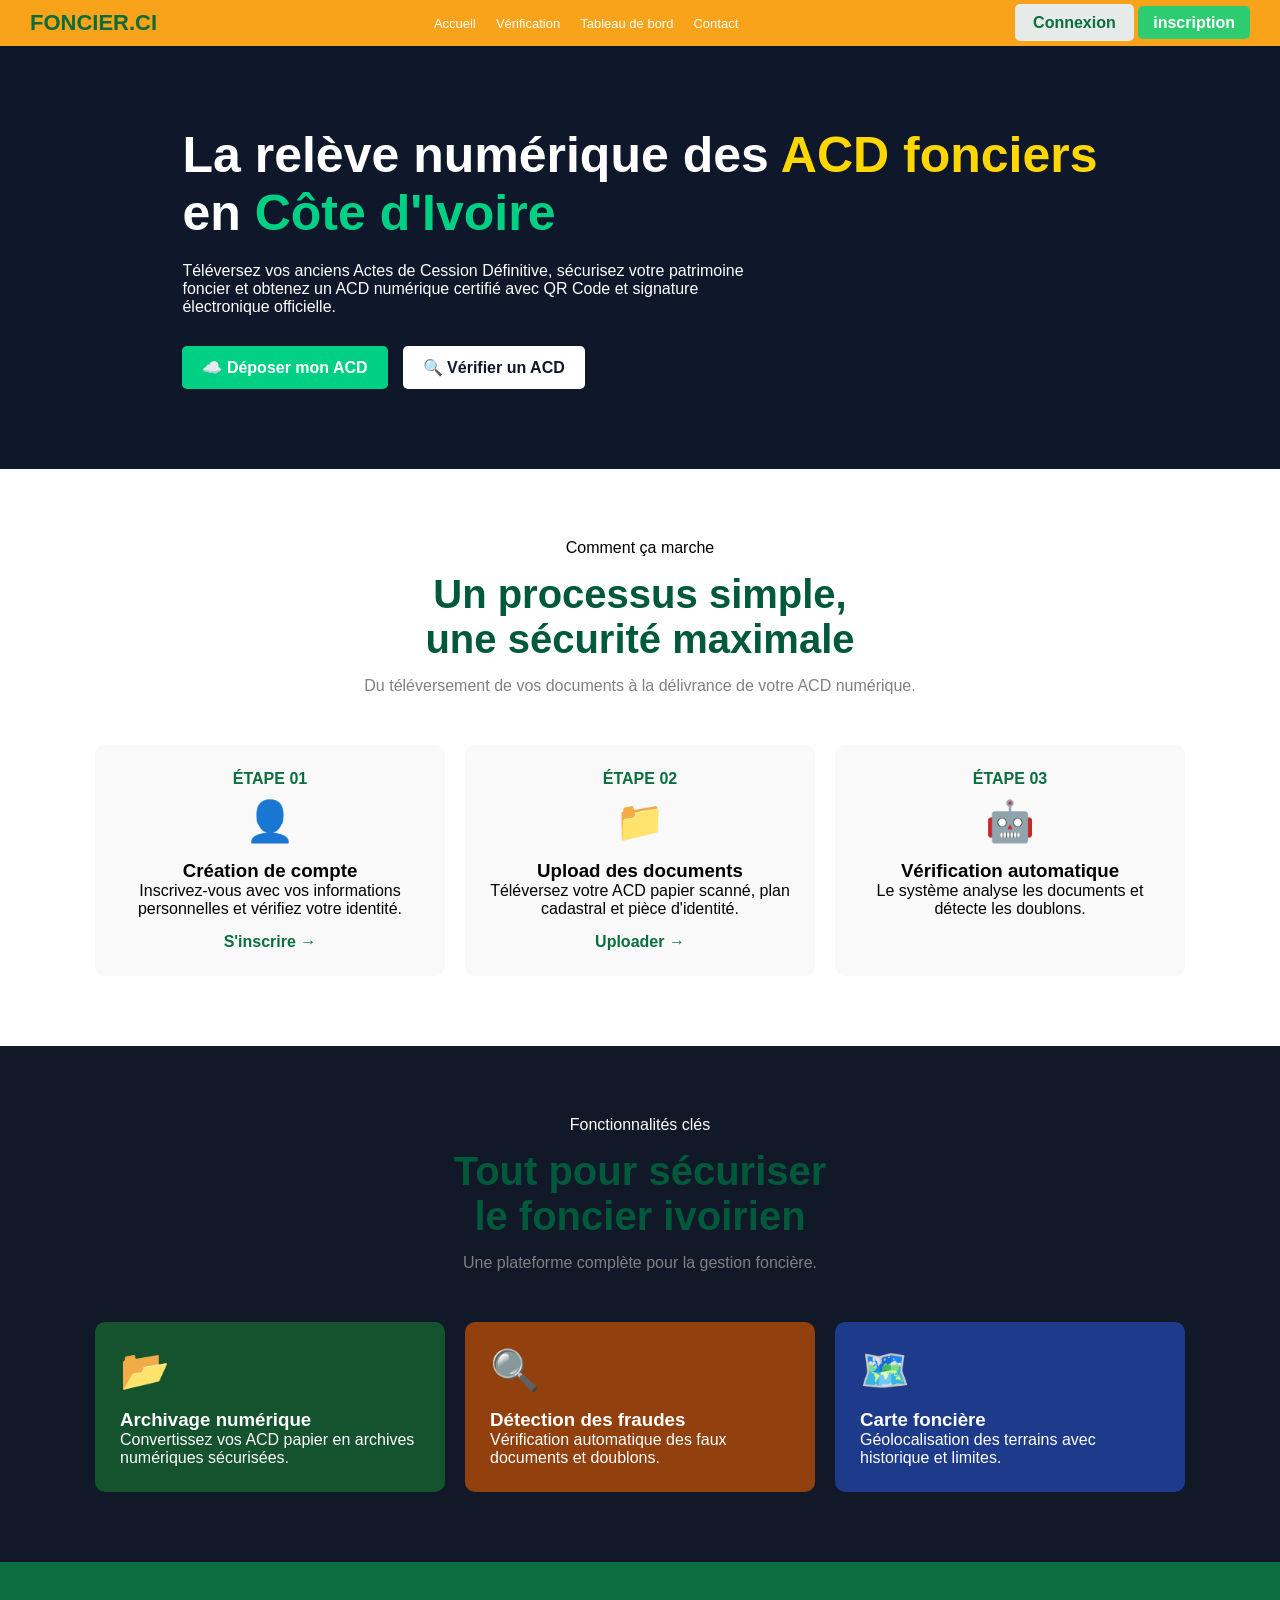
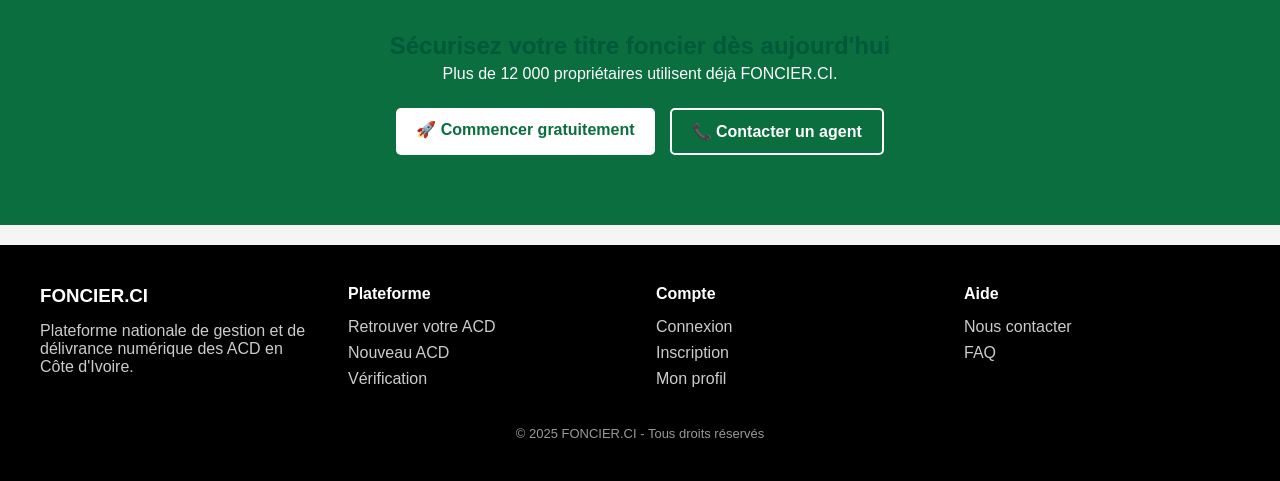
<file: index.html>
<!doctype html>
<html lang="fr">
  <head>
    <meta charset="UTF-8" />
    <meta name="viewport" content="width=device-width, initial-scale=1.0" />
    <title>FONCIER.CI — Accueil</title>

    <link rel="stylesheet" href="style.css" />

    <link
      href="https://fonts.googleapis.com/css2?family=Playfair+Display:wght@700;900&family=DM+Sans:wght@300;400;500;600&family=JetBrains+Mono:wght@400;600&display=swap"
      rel="stylesheet"
    />
  </head>

  <body>
    <header>
      <nav class="navbar">
        <div class="logo">FONCIER.CI</div>

        <ul class="menu">
          <li><a href="index.html" class="lien-menu actif">Accueil</a></li>
          <li>
            <a href="Verification .html" class="lien-menu">Vérification</a>
          </li>
          <li>
            <a href="Dashboard.html" class="lien-menu">Tableau de bord</a>
          </li>
          <li><a href="contact.html" class="lien-menu">Contact</a></li>
          
        </ul>
        <div>
            <a href="connexion.html" class="btn-connexion">Connexion</a>

            <a href="inscription.html" class="btn-inscription">inscription</a>  
        </div>
        
      </nav>
    </header>

    <!-- HERO -->
    <section class="section-hero">
      <div class="conteneur" style="width:max-content;margin: auto;">
        <div class="contenu-hero">
          <div class="texte-hero">
            <h1 class="titre-hero">
              La relève numérique 
              des <span class="texte-or">ACD fonciers</span><br />
              en <span class="texte-vert">Côte d'Ivoire</span>
            </h1>

            <p class="description-hero">
              Téléversez vos anciens Actes de Cession Définitive, sécurisez
              votre patrimoine foncier et obtenez un ACD numérique certifié avec
              QR Code et signature électronique officielle.
            </p>

            <div class="boutons-hero">
              <a href="upload.html" class="btn-grand-principal">
                ☁️ Déposer mon ACD
              </a>

              <a href="verification.html" class="btn-grand-secondaire">
                🔍 Vérifier un ACD
              </a>
            </div>
          </div>
        </div>    
      </div>
    </section>

    <!-- COMMENT CA MARCHE -->
    <section class="section-claire">
      <div class="conteneur">
        <div class="entete-section">
          <div class="petit-titre-section">Comment ça marche</div>

          <h2 class="grand-titre-section">
            Un processus simple,<br />
            une sécurité maximale
          </h2>

          <p class="sous-titre-section">
            Du téléversement de vos documents à la délivrance de votre ACD
            numérique.
          </p>
        </div>

        <!-- ETAPES -->
        <div class="grille-etapes">
          <div class="carte-etape">
            <div class="numero-etape">ÉTAPE 01</div>

            <div class="icone-etape">👤</div>

            <h3>Création de compte</h3>

            <p>
              Inscrivez-vous avec vos informations personnelles et vérifiez
              votre identité.
            </p>

            <a href="register.html" class="lien-etape"> S'inscrire → </a>
          </div>

          <div class="carte-etape">
            <div class="numero-etape">ÉTAPE 02</div>

            <div class="icone-etape">📁</div>

            <h3>Upload des documents</h3>

            <p>
              Téléversez votre ACD papier scanné, plan cadastral et pièce
              d'identité.
            </p>

            <a href="upload.html" class="lien-etape"> Uploader → </a>
          </div>

          <div class="carte-etape">
            <div class="numero-etape">ÉTAPE 03</div>

            <div class="icone-etape">🤖</div>

            <h3>Vérification automatique</h3>

            <p>Le système analyse les documents et détecte les doublons.</p>
          </div>
        </div>
      </div>
    </section>

    <section class="section-sombre">
      <div class="conteneur">
        <div class="entete-section-claire">
          <div class="petit-titre-or">Fonctionnalités clés</div>

          <h2 class="grand-titre-section">
            Tout pour sécuriser<br />
            le foncier ivoirien
          </h2>

          <p class="sous-titre-section">
            Une plateforme complète pour la gestion foncière.
          </p>
        </div>

        <!-- BLOCS -->
        <div class="grille-fonctionnalites">
          <div class="carte-fonction verte">
            <div class="icone-fonction">📂</div>

            <h3>Archivage numérique</h3>

            <p>
              Convertissez vos ACD papier en archives numériques sécurisées.
            </p>
          </div>

          <div class="carte-fonction jaune">
            <div class="icone-fonction">🔍</div>

            <h3>Détection des fraudes</h3>

            <p>Vérification automatique des faux documents et doublons.</p>
          </div>

          <div class="carte-fonction bleue">
            <div class="icone-fonction">🗺️</div>

            <h3>Carte foncière</h3>

            <p>Géolocalisation des terrains avec historique et limites.</p>
          </div>
        </div>
      </div>
    </section>

    <section class="section-appel">
      <div class="conteneur">
        <h2>Sécurisez votre titre foncier dès aujourd'hui</h2>

        <p>Plus de 12 000 propriétaires utilisent déjà FONCIER.CI.</p>

        <div class="boutons-appel">
          <a href="register.html" class="btn-blanc">
            🚀 Commencer gratuitement
          </a>

          <a href="contact.html" class="btn-contour-blanc">
            📞 Contacter un agent
          </a>
        </div>
      </div>
    </section>

    <footer>
      <div class="footer-content">
        <div class="footer-col">
          <h3>FONCIER.CI</h3>
          <p>
            Plateforme nationale de gestion et de délivrance numérique des ACD
            en Côte d'Ivoire.
          </p>
        </div>

        <div class="footer-col">
          <h4>Plateforme</h4>
          <a href="#">Retrouver votre ACD</a>
          <a href="#">Nouveau ACD</a>
          <a href="#">Vérification</a>
        </div>

        <div class="footer-col">
          <h4>Compte</h4>
          <a href="#">Connexion</a>
          <a href="#">Inscription</a>
          <a href="#">Mon profil</a>
        </div>

        <div class="footer-col">
          <h4>Aide</h4>
          <a href="#">Nous contacter</a>
          <a href="#">FAQ</a>
        </div>
      </div>

      <p class="copyright">© 2025 FONCIER.CI - Tous droits réservés</p>
    </footer>
  </body>
</html>
</file>
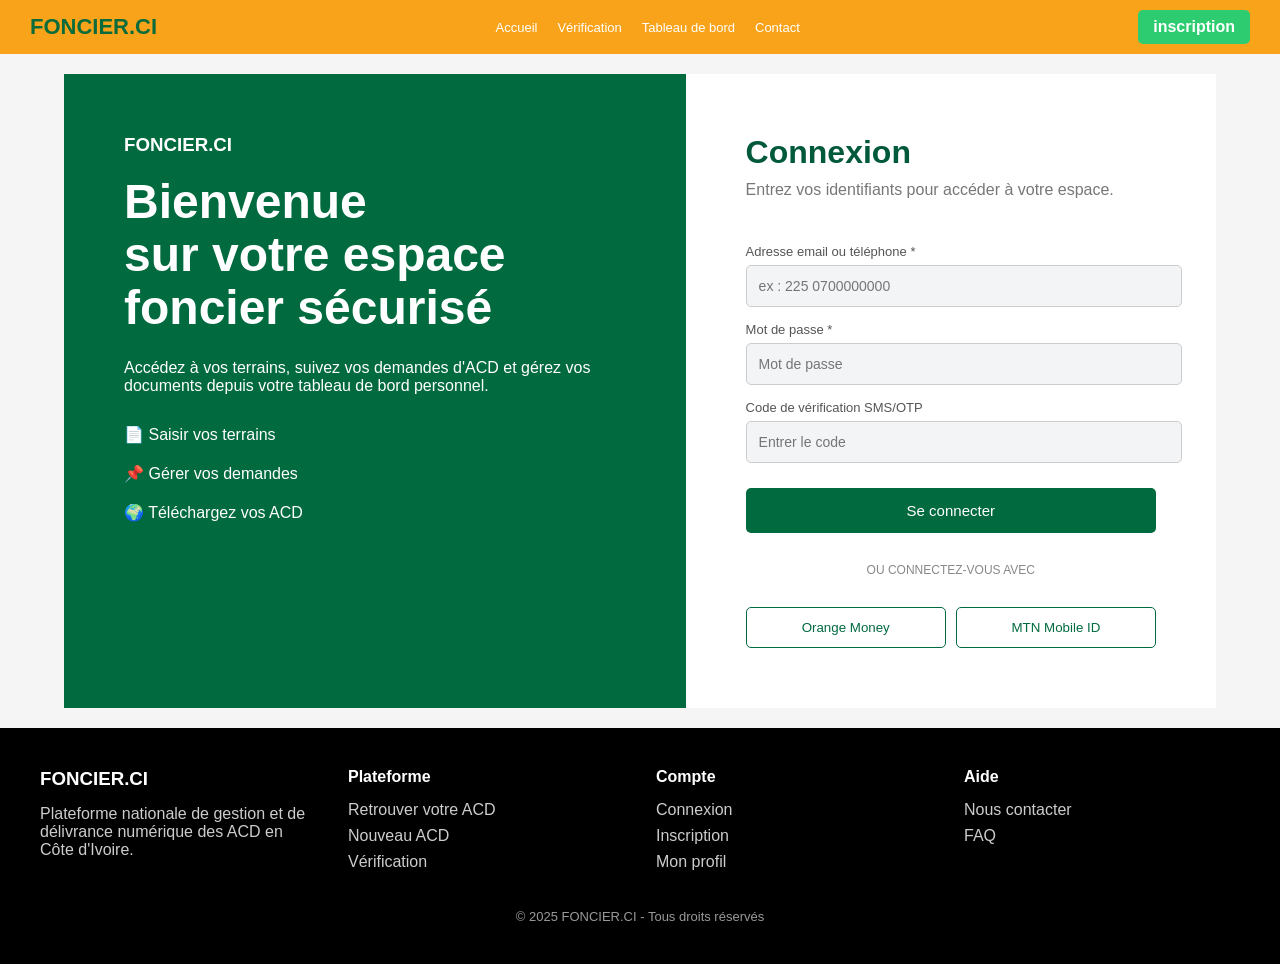
<file: connexion.html>
<!DOCTYPE html>
<html lang="fr">
<head>
    <meta charset="UTF-8">
    <meta name="viewport" content="width=device-width, initial-scale=1.0">
    <title>Connexion - FONCIER.CI</title>
    <link rel="stylesheet" href="style.css">

</head>
<body>

    <!-- Navbar -->
    <header>
        <nav class="navbar">
            <div class="logo">FONCIER.CI</div>

            <ul class="menu">
     
              <li><a href="index.html" class="lien-menu actif">Accueil</a></li>
              <li><a href="Verification.html" class="lien-menu">Vérification</a></li>
              <li><a href="Dashboard.html" class="lien-menu">Tableau de bord</a></li>
              <li><a href="contact.html" class="lien-menu">Contact</a></li>
          
            </ul>

            <a href="#" class="btn-inscription">inscription</a>
        </nav>
    </header>

    <!-- Contenu principal -->
    <main class="container">

        <section class="left-panel">
            <h3>FONCIER.CI</h3>

            <h1>Bienvenue<br>sur votre espace<br>foncier sécurisé</h1>

            <p>
                Accédez à vos terrains, suivez vos demandes
                d'ACD et gérez vos documents depuis votre
                tableau de bord personnel.
            </p>

            <div class="feature">
                📄 <span>Saisir vos terrains</span>
            </div>

            <div class="feature">
                📌 <span>Gérer vos demandes</span>
            </div>

            <div class="feature">
                🌍 <span>Téléchargez vos ACD</span>
            </div>

        </section>

        <!-- Formulaire -->
        <section class="right-panel">

            <h2>Connexion</h2>
            <p class="subtitle">
                Entrez vos identifiants pour accéder à votre espace.
            </p>

            <form>

                <label>Adresse email ou téléphone *</label>
                <input type="text" placeholder="ex : 225 0700000000">

                <label>Mot de passe *</label>
                <input type="password" placeholder="Mot de passe">

                <label>Code de vérification SMS/OTP</label>
                <input type="text" placeholder="Entrer le code">

                <button type="submit" class="btn-login">
                    Se connecter
                </button>

            </form>

            <div class="divider">
                <span>OU CONNECTEZ-VOUS AVEC</span>
            </div>

            <div class="social-buttons">
                <button>Orange Money</button>
                <button>MTN Mobile ID</button>
            </div>

        </section>

    </main>

    <!-- Footer -->
    <footer>

        <div class="footer-content">

            <div class="footer-col">
                <h3>FONCIER.CI</h3>
                <p>
                    Plateforme nationale de gestion et de délivrance
                    numérique des ACD en Côte d'Ivoire.
                </p>
            </div>

            <div class="footer-col">
                <h4>Plateforme</h4>
                <a href="#">Retrouver votre ACD</a>
                <a href="#">Nouveau ACD</a>
                <a href="#">Vérification</a>
            </div>

            <div class="footer-col">
                <h4>Compte</h4>
                <a href="#">Connexion</a>
                <a href="#">Inscription</a>
                <a href="#">Mon profil</a>
            </div>

            <div class="footer-col">
                <h4>Aide</h4>
                <a href="#">Nous contacter</a>
                <a href="#">FAQ</a>
            </div>

        </div>

        <p class="copyright">
            © 2025 FONCIER.CI - Tous droits réservés
        </p>

    </footer>

</body>
</html>
</file>
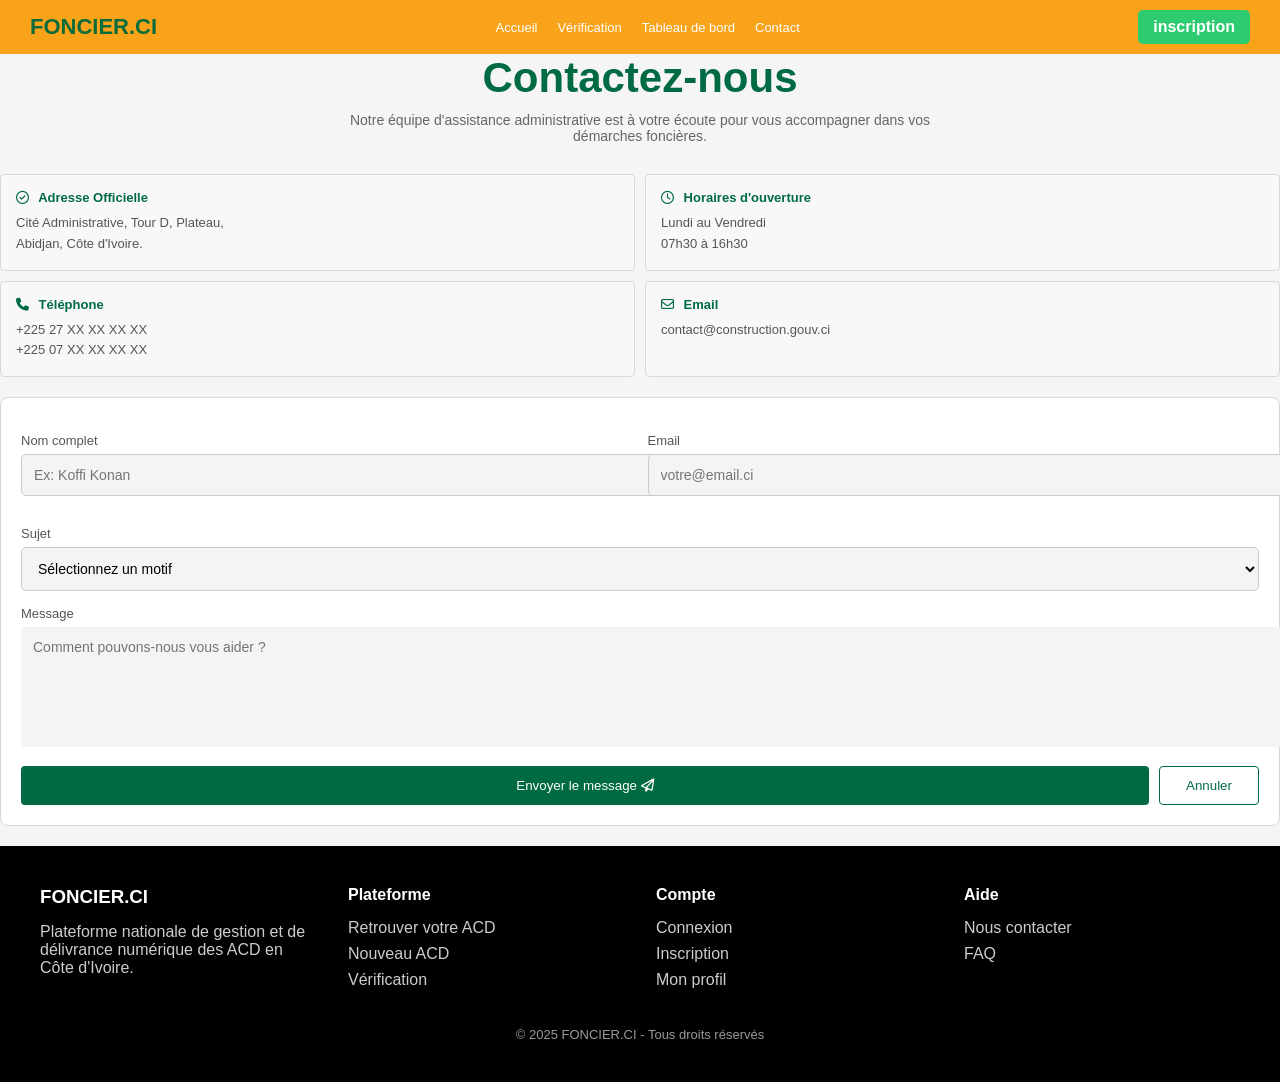
<file: contact.html>
<!DOCTYPE html>
<html lang="fr">
<head>
    <meta charset="UTF-8">
    <meta name="viewport" content="width=device-width, initial-scale=1.0">
    <title>Contactez-nous</title>
    <link rel="stylesheet" href="style.css">
    <link rel="stylesheet"
          href="https://cdnjs.cloudflare.com/ajax/libs/font-awesome/6.5.1/css/all.min.css">
</head>
<body>
    <header>
        <nav class="navbar">
            <div class="logo">FONCIER.CI</div>

            <ul class="menu">
     
              <li><a href="index.html" class="lien-menu actif">Accueil</a></li>
              <li><a href="Verification .html" class="lien-menu">Vérification</a></li>
              <li><a href="Dashboard.html" class="lien-menu">Tableau de bord</a></li>
              <li><a href="contact.html" class="lien-menu">Contact</a></li>
          
            </ul>

            <a href="#" class="btn-inscription">inscription</a>
        </nav>
    </header>

<div class="contenaire-contact">

    <div class="header">
        <h1>Contactez-nous</h1>
        <p>
            Notre équipe d'assistance administrative est à votre écoute pour vous
            accompagner dans vos démarches foncières.
        </p>
    </div>

    <div class="info-grid">

        <div class="info-card">
            <div class="info-title">
                <i class="fa-regular fa-circle-check"></i>
                Adresse Officielle
            </div>
            <p>
                Cité Administrative, Tour D, Plateau,<br>
                Abidjan, Côte d'Ivoire.
            </p>
        </div>

        <div class="info-card">
            <div class="info-title">
                <i class="fa-regular fa-clock"></i>
                Horaires d'ouverture
            </div>
            <p>
                Lundi au Vendredi<br>
                07h30 à 16h30
            </p>
        </div>

        <div class="info-card">
            <div class="info-title">
                <i class="fa-solid fa-phone"></i>
                Téléphone
            </div>
            <p>
                +225 27 XX XX XX XX<br>
                +225 07 XX XX XX XX
            </p>
        </div>

        <div class="info-card">
            <div class="info-title">
                <i class="fa-regular fa-envelope"></i>
                Email
            </div>
            <p>contact@construction.gouv.ci</p>
        </div>

    </div>

    <div class="contact-form">

        <div class="row">
            <div class="form-group">
                <label>Nom complet</label>
                <input type="text" placeholder="Ex: Koffi Konan">
            </div>

            <div class="form-group">
                <label>Email</label>
                <input type="email" placeholder="votre@email.ci">
            </div>
        </div>

        <div class="form-group">
            <label>Sujet</label>
            <select>
                <option>Sélectionnez un motif</option>
                <option>Information</option>
                <option>Réclamation</option>
                <option>Assistance</option>
            </select>
        </div>

        <div class="form-group">
            <label>Message</label>
            <textarea rows="6"
                placeholder="Comment pouvons-nous vous aider ?"></textarea>
        </div>

        <div class="actions">
            <button class="btn-send">
                Envoyer le message
                <i class="fa-regular fa-paper-plane"></i>
            </button>

            <button class="btn-cancel">
                Annuler
            </button>
        </div>

    </div>

</div>
    <footer>

        <div class="footer-content">

            <div class="footer-col">
                <h3>FONCIER.CI</h3>
                <p>
                    Plateforme nationale de gestion et de délivrance
                    numérique des ACD en Côte d'Ivoire.
                </p>
            </div>

            <div class="footer-col">
                <h4>Plateforme</h4>
                <a href="#">Retrouver votre ACD</a>
                <a href="#">Nouveau ACD</a>
                <a href="#">Vérification</a>
            </div>

            <div class="footer-col">
                <h4>Compte</h4>
                <a href="#">Connexion</a>
                <a href="#">Inscription</a>
                <a href="#">Mon profil</a>
            </div>

            <div class="footer-col">
                <h4>Aide</h4>
                <a href="#">Nous contacter</a>
                <a href="#">FAQ</a>
            </div>

        </div>

        <p class="copyright">
            © 2025 FONCIER.CI - Tous droits réservés
        </p>

    </footer>

</body>
</html>
</file>
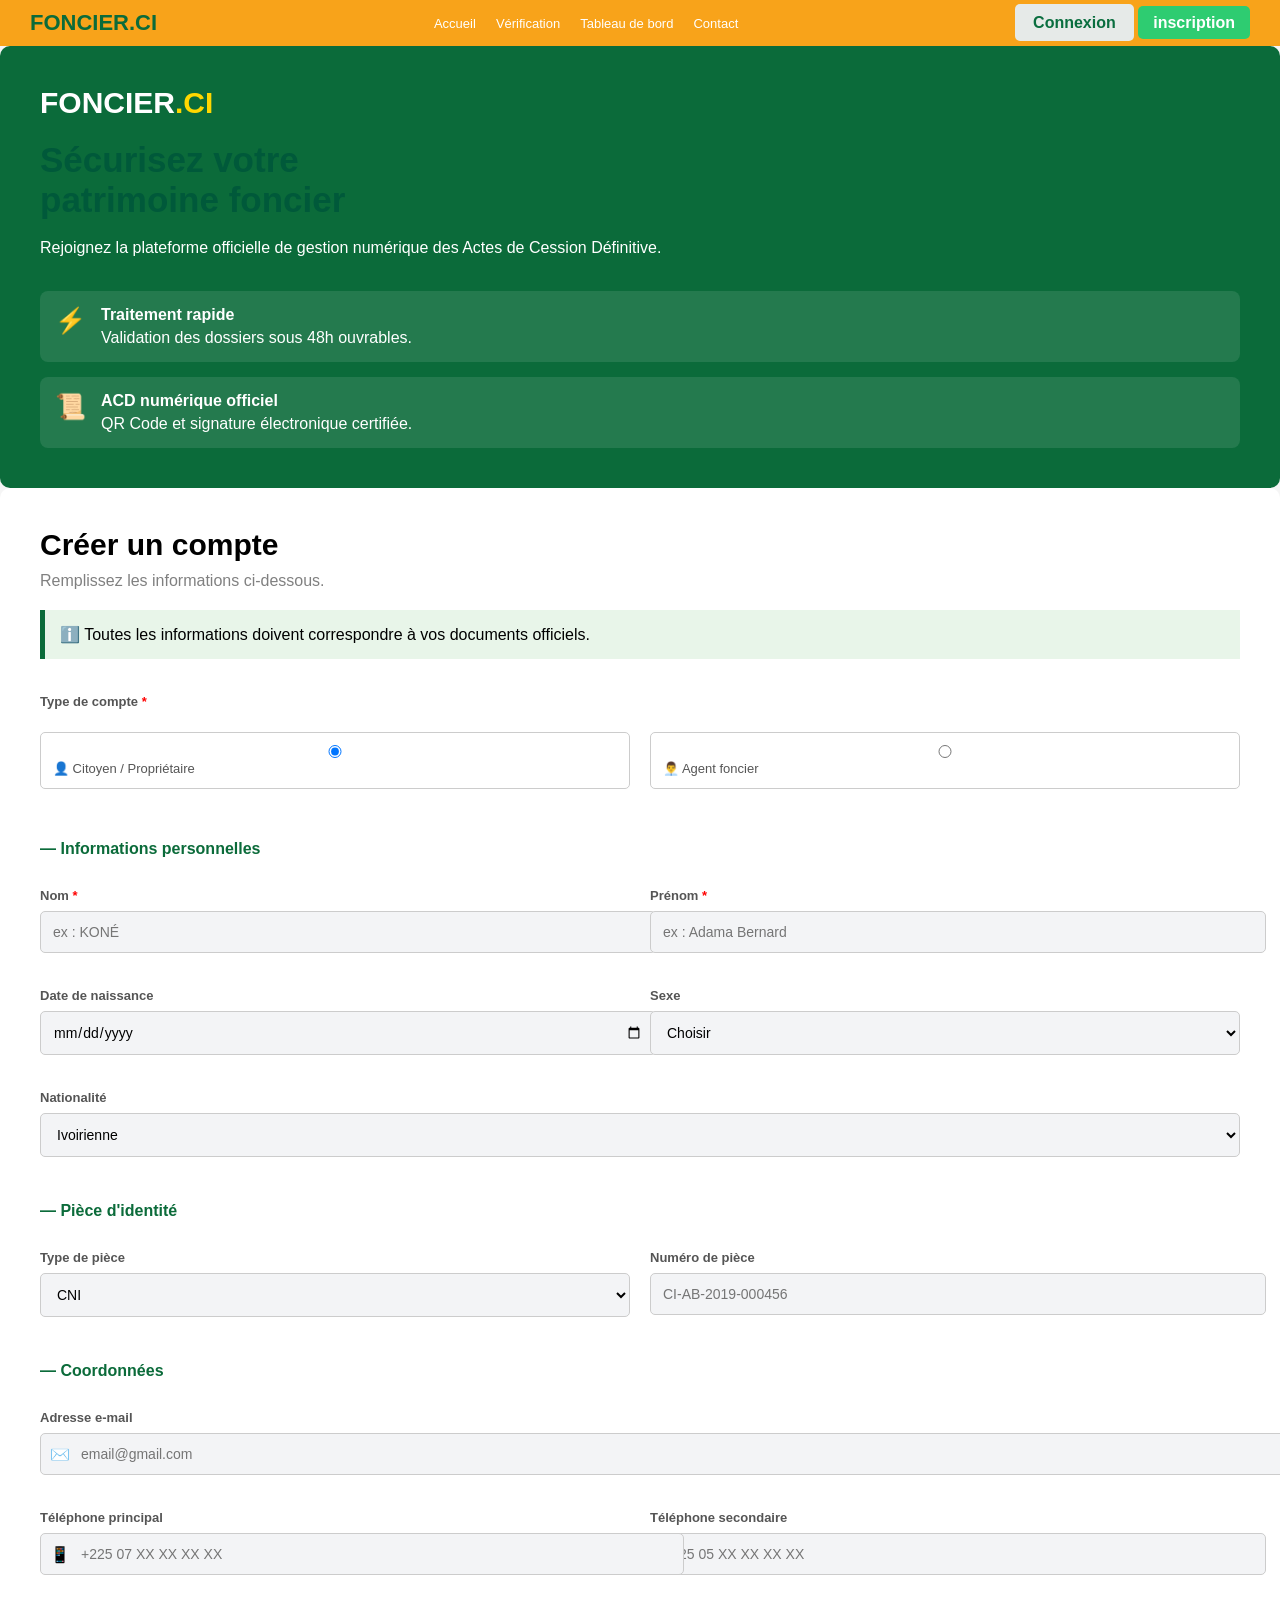
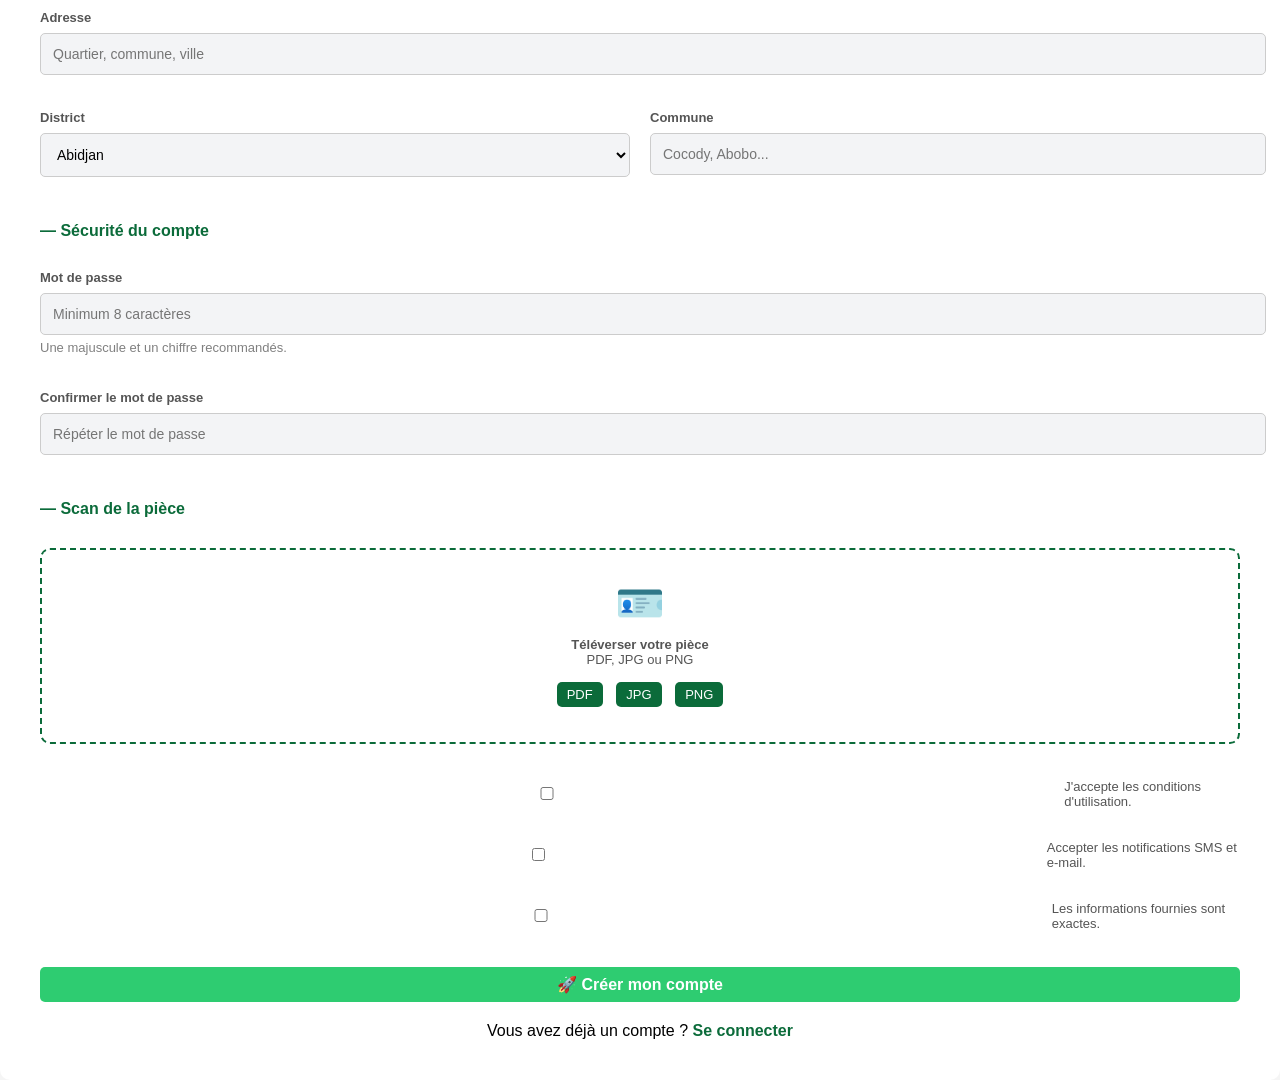
<file: inscription.html>
<!DOCTYPE html>
<html lang="fr">

<head>
<meta charset="UTF-8">
<meta name="viewport" content="width=device-width, initial-scale=1.0">

<title>FONCIER.CI — Créer un compte</title>

<link rel="stylesheet" href="style.css">

<link href="https://fonts.googleapis.com/css2?family=Playfair+Display:wght@700;900&family=DM+Sans:wght@300;400;500;600&family=JetBrains+Mono:wght@400;600&display=swap" rel="stylesheet">
</head>

<body>

    <header>
      <nav class="navbar">
        <div class="logo">FONCIER.CI</div>

        <ul class="menu">
          <li><a href="index.html" class="lien-menu actif">Accueil</a></li>
          <li>
            <a href="Verification .html" class="lien-menu">Vérification</a>
          </li>
          <li>
            <a href="Dashboard.html" class="lien-menu">Tableau de bord</a>
          </li>
          <li><a href="contact.html" class="lien-menu">Contact</a></li>
          
        </ul>
        <div>
            <a href="connexion.html" class="btn-connexion">Connexion</a>

            <a href="inscription.html" class="btn-inscription">inscription</a>  
        </div>
        
      </nav>
    </header>

<!-- PAGE INSCRIPTION -->
<section class="page-inscription">

  <div class="conteneur">

    <div class="grille-inscription">

      <!-- COTE GAUCHE -->
      <div class="bloc-gauche">

        <div class="contenu-gauche">

          <div class="titre-logo-gauche">
            FONCIER<span class="logo-couleur">.CI</span>
          </div>

          <h2>
            Sécurisez votre<br>
            patrimoine foncier
          </h2>

          <p>
            Rejoignez la plateforme officielle
            de gestion numérique des Actes
            de Cession Définitive.
          </p>

          <!-- AVANTAGES -->
          <div class="liste-avantages">

           
            <div class="carte-avantage">

              <span class="icone-avantage">⚡</span>

              <div class="texte-avantage">

                <span class="titre-avantage">
                  Traitement rapide
                </span>

                Validation des dossiers sous 48h ouvrables.

              </div>

            </div>

            <div class="carte-avantage">

              <span class="icone-avantage">📜</span>

              <div class="texte-avantage">

                <span class="titre-avantage">
                  ACD numérique officiel
                </span>

                QR Code et signature électronique certifiée.

              </div>

            </div>

          </div>

        </div>

      </div>

      <!-- COTE DROIT -->
      <div class="bloc-droit">

        <h3 class="titre-formulaire">
          Créer un compte
        </h3>

        <p class="texte-formulaire">
          Remplissez les informations ci-dessous.
        </p>

        <!-- MESSAGE -->
        <div class="boite-information">

          ℹ️ Toutes les informations doivent correspondre
          à vos documents officiels.

        </div>

        <!-- FORMULAIRE -->
        <form action="dashboard.html" method="get">

          <!-- TYPE DE COMPTE -->
          <div class="groupe-formulaire">

            <label class="label-formulaire">
              Type de compte <span class="champ-obligatoire">*</span>
            </label>

            <div class="grille-radio">

              <label class="carte-radio">

                <input type="radio" name="type_compte" checked>

                👤 Citoyen / Propriétaire

              </label>

              <label class="carte-radio">

                <input type="radio" name="type_compte">

                👨‍💼 Agent foncier

              </label>

            </div>

          </div>

          <!-- INFOS PERSONNELLES -->
          <div class="titre-section-formulaire">
            — Informations personnelles
          </div>

          <div class="ligne-formulaire">

            <div class="groupe-formulaire">

              <label class="label-formulaire">
                Nom <span class="champ-obligatoire">*</span>
              </label>

              <input type="text" placeholder="ex : KONÉ" required>

            </div>

            <div class="groupe-formulaire">

              <label class="label-formulaire">
                Prénom <span class="champ-obligatoire">*</span>
              </label>

              <input type="text" placeholder="ex : Adama Bernard" required>

            </div>

          </div>

          <div class="ligne-formulaire">

            <div class="groupe-formulaire">

              <label class="label-formulaire">
                Date de naissance
              </label>

              <input type="date" required>

            </div>

            <div class="groupe-formulaire">

              <label class="label-formulaire">
                Sexe
              </label>

              <select required>

                <option value="">Choisir</option>

                <option>Masculin</option>

                <option>Féminin</option>

              </select>

            </div>

          </div>

          <!-- NATIONALITE -->
          <div class="groupe-formulaire">

            <label class="label-formulaire">
              Nationalité
            </label>

            <select required>

              <option>Ivoirienne</option>
              <option>Burkinabé</option>
              <option>Malienne</option>
              <option>Guinéenne</option>

            </select>

          </div>

          <!-- PIECE IDENTITE -->
          <div class="titre-section-formulaire">
            — Pièce d'identité
          </div>

          <div class="ligne-formulaire">

            <div class="groupe-formulaire">

              <label class="label-formulaire">
                Type de pièce
              </label>

              <select required>

                <option>CNI</option>
                <option>Passeport</option>
                <option>Carte de séjour</option>

              </select>

            </div>

            <div class="groupe-formulaire">

              <label class="label-formulaire">
                Numéro de pièce
              </label>

              <input type="text" placeholder="CI-AB-2019-000456">

            </div>

          </div>

          <!-- CONTACT -->
          <div class="titre-section-formulaire">
            — Coordonnées
          </div>

          <div class="groupe-formulaire">

            <label class="label-formulaire">
              Adresse e-mail
            </label>

            <div class="champ-icone">

              <span class="icone-champ">✉️</span>

              <input type="email" placeholder="email@gmail.com">

            </div>

          </div>

          <div class="ligne-formulaire">

            <div class="groupe-formulaire">

              <label class="label-formulaire">
                Téléphone principal
              </label>

              <div class="champ-icone">

                <span class="icone-champ">📱</span>

                <input type="tel" placeholder="+225 07 XX XX XX XX">

              </div>

            </div>

            <div class="groupe-formulaire">

              <label class="label-formulaire">
                Téléphone secondaire
              </label>

              <input type="tel" placeholder="+225 05 XX XX XX XX">

            </div>

          </div>

          <!-- ADRESSE -->
          <div class="groupe-formulaire">

            <label class="label-formulaire">
              Adresse
            </label>

            <input type="text" placeholder="Quartier, commune, ville">

          </div>

          <div class="ligne-formulaire">

            <div class="groupe-formulaire">

              <label class="label-formulaire">
                District
              </label>

              <select>

                <option>Abidjan</option>
                <option>Bouaké</option>
                <option>Yamoussoukro</option>

              </select>

            </div>

            <div class="groupe-formulaire">

              <label class="label-formulaire">
                Commune
              </label>

              <input type="text" placeholder="Cocody, Abobo...">

            </div>

          </div>

          <!-- MOT DE PASSE -->
          <div class="titre-section-formulaire">
            — Sécurité du compte
          </div>

          <div class="groupe-formulaire">

            <label class="label-formulaire">
              Mot de passe
            </label>

            <input type="password" placeholder="Minimum 8 caractères">

            <div class="texte-aide">
              Une majuscule et un chiffre recommandés.
            </div>

          </div>

          <div class="groupe-formulaire">

            <label class="label-formulaire">
              Confirmer le mot de passe
            </label>

            <input type="password" placeholder="Répéter le mot de passe">

          </div>

          <!-- UPLOAD -->
          <div class="titre-section-formulaire">
            — Scan de la pièce
          </div>

          <label class="zone-upload" for="piece-identite">

            <input type="file" id="piece-identite">

            <div class="icone-upload">🪪</div>

            <h4>Téléverser votre pièce</h4>

            <p>PDF, JPG ou PNG</p>

            <div class="formats-fichier">

              <span class="format">PDF</span>
              <span class="format">JPG</span>
              <span class="format">PNG</span>

            </div>

          </label>

          <!-- CONDITIONS -->
          <div class="groupe-formulaire">

            <div class="groupe-checkbox">

              <label class="ligne-checkbox">

                <input type="checkbox" required>

                <span>
                  J'accepte les conditions d'utilisation.
                </span>

              </label>

              <label class="ligne-checkbox">

                <input type="checkbox">

                <span>
                  Accepter les notifications SMS et e-mail.
                </span>

              </label>

              <label class="ligne-checkbox">

                <input type="checkbox" required>

                <span>
                  Les informations fournies sont exactes.
                </span>

              </label>

            </div>

          </div>

          <!-- BOUTON -->
          <button type="submit" class="btn-inscription">

            🚀 Créer mon compte

          </button>

        </form>

        <!-- LIEN -->
        <div class="lien-connexion">

          Vous avez déjà un compte ?

          <a href="login.html">
            Se connecter
          </a>

        </div>

      </div>

    </div>

  </div>

</section>

</body>
</html>
</file>
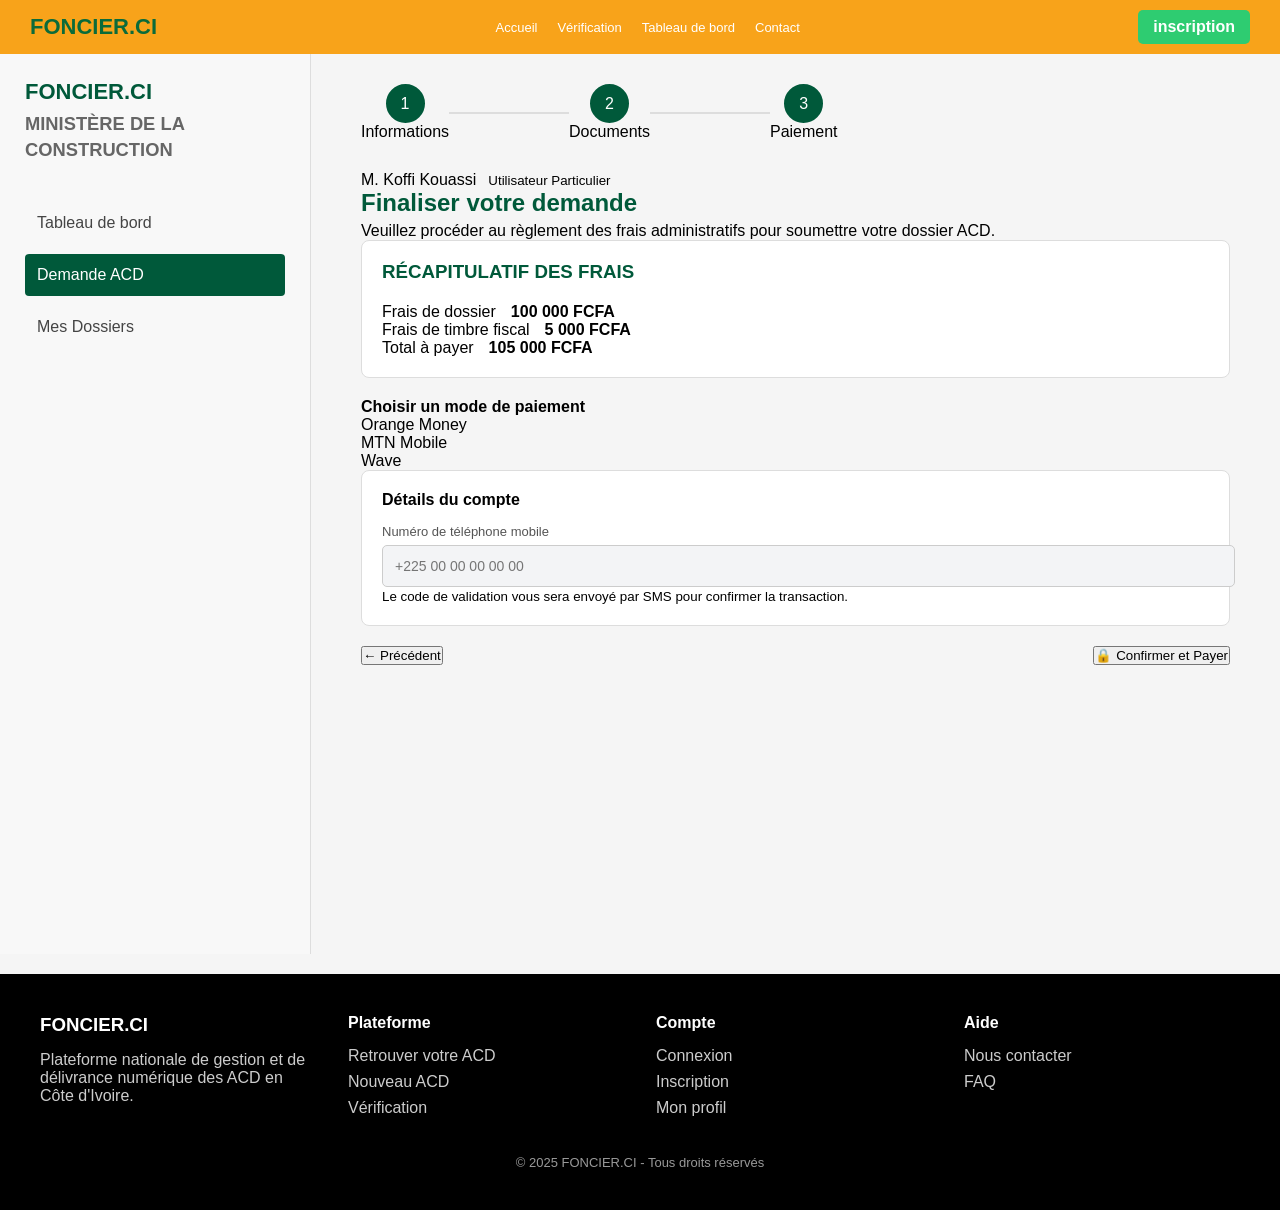
<file: paiement.html>
<!DOCTYPE html>
<html lang="fr">
<head>
    <meta charset="UTF-8">
    <meta name="viewport" content="width=device-width, initial-scale=1.0">
    <title>Finaliser votre demande</title>
    <link rel="stylesheet" href="style.css">
</head>
<body>
    <header>
        <nav class="navbar">
            <div class="logo">FONCIER.CI</div>

            <ul class="menu">
     
              <li><a href="index.html" class="lien-menu actif">Accueil</a></li>
              <li><a href="Verification .html" class="lien-menu">Vérification</a></li>
              <li><a href="Dashboard.html" class="lien-menu">Tableau de bord</a></li>
              <li><a href="contact.html" class="lien-menu">Contact</a></li>
          
            </ul>

            <a href="#" class="btn-inscription">inscription</a>
        </nav>
    </header>

<div class="dashboard">

    <aside class="sidebar">

        <div class="logo">
            <h2>FONCIER.CI</h2>
            <small>MINISTÈRE DE LA CONSTRUCTION</small>
        </div>

        <ul>
            <li>
                <a href="#">
                    <i class="fa fa-table"></i>
                    Tableau de bord
                </a>
            </li>

            <li class="active">
                <a href="#">
                    <i class="fa fa-file"></i>
                    Demande ACD
                </a>
            </li>

            <li>
                <a href="#">
                    <i class="fa fa-folder"></i>
                    Mes Dossiers
                </a>
            </li>
        </ul>

    </aside>

    <!-- Main Content -->
    <main class="content">

        <!-- Header -->
        <div class="top-bar">
            <div class="steps">
                <div class="step active">
                    <span>1</span>
                    <p>Informations</p>
                </div>

                <div class="line"></div>

                <div class="step active">
                    <span>2</span>
                    <p>Documents</p>
                </div>

                <div class="line"></div>

                <div class="step active">
                    <span>3</span>
                    <p>Paiement</p>
                </div>
            </div>

            <div class="user">
                M. Koffi Kouassi<br>
                <small>Utilisateur Particulier</small>
            </div>
        </div>

        <h2>Finaliser votre demande</h2>

        <p class="description">
            Veuillez procéder au règlement des frais administratifs pour soumettre votre dossier ACD.
        </p>

        <!-- Frais -->
        <div class="card">
            <h3>RÉCAPITULATIF DES FRAIS</h3>

            <div class="row">
                <span>Frais de dossier</span>
                <strong>100 000 FCFA</strong>
            </div>

            <div class="row">
                <span>Frais de timbre fiscal</span>
                <strong>5 000 FCFA</strong>
            </div>

            <div class="row total">
                <span>Total à payer</span>
                <strong>105 000 FCFA</strong>
            </div>
        </div>

        <div class="payment-section">
            <h4>Choisir un mode de paiement</h4>

            <div class="payment-methods">
                <div class="method selected">
                    Orange Money
                </div>

                <div class="method">
                    MTN Mobile
                </div>

                <div class="method">
                    Wave
                </div>
            </div>
        </div>

        <div class="card">
            <h4>Détails du compte</h4>

            <label>Numéro de téléphone mobile</label>

            <input type="text" placeholder="+225 00 00 00 00 00">

            <small>
                Le code de validation vous sera envoyé par SMS pour confirmer la transaction.
            </small>
        </div>

        <div class="actions">
            <button class="btn-back">← Précédent</button>
            <button class="btn-pay">🔒 Confirmer et Payer</button>
        </div>

    </main>

</div>
    <footer>

        <div class="footer-content">

            <div class="footer-col">
                <h3>FONCIER.CI</h3>
                <p>
                    Plateforme nationale de gestion et de délivrance
                    numérique des ACD en Côte d'Ivoire.
                </p>
            </div>

            <div class="footer-col">
                <h4>Plateforme</h4>
                <a href="#">Retrouver votre ACD</a>
                <a href="#">Nouveau ACD</a>
                <a href="#">Vérification</a>
            </div>

            <div class="footer-col">
                <h4>Compte</h4>
                <a href="#">Connexion</a>
                <a href="#">Inscription</a>
                <a href="#">Mon profil</a>
            </div>

            <div class="footer-col">
                <h4>Aide</h4>
                <a href="#">Nous contacter</a>
                <a href="#">FAQ</a>
            </div>

        </div>

        <p class="copyright">
            © 2025 FONCIER.CI - Tous droits réservés
        </p>

    </footer>
</body> 
</html>
</file>
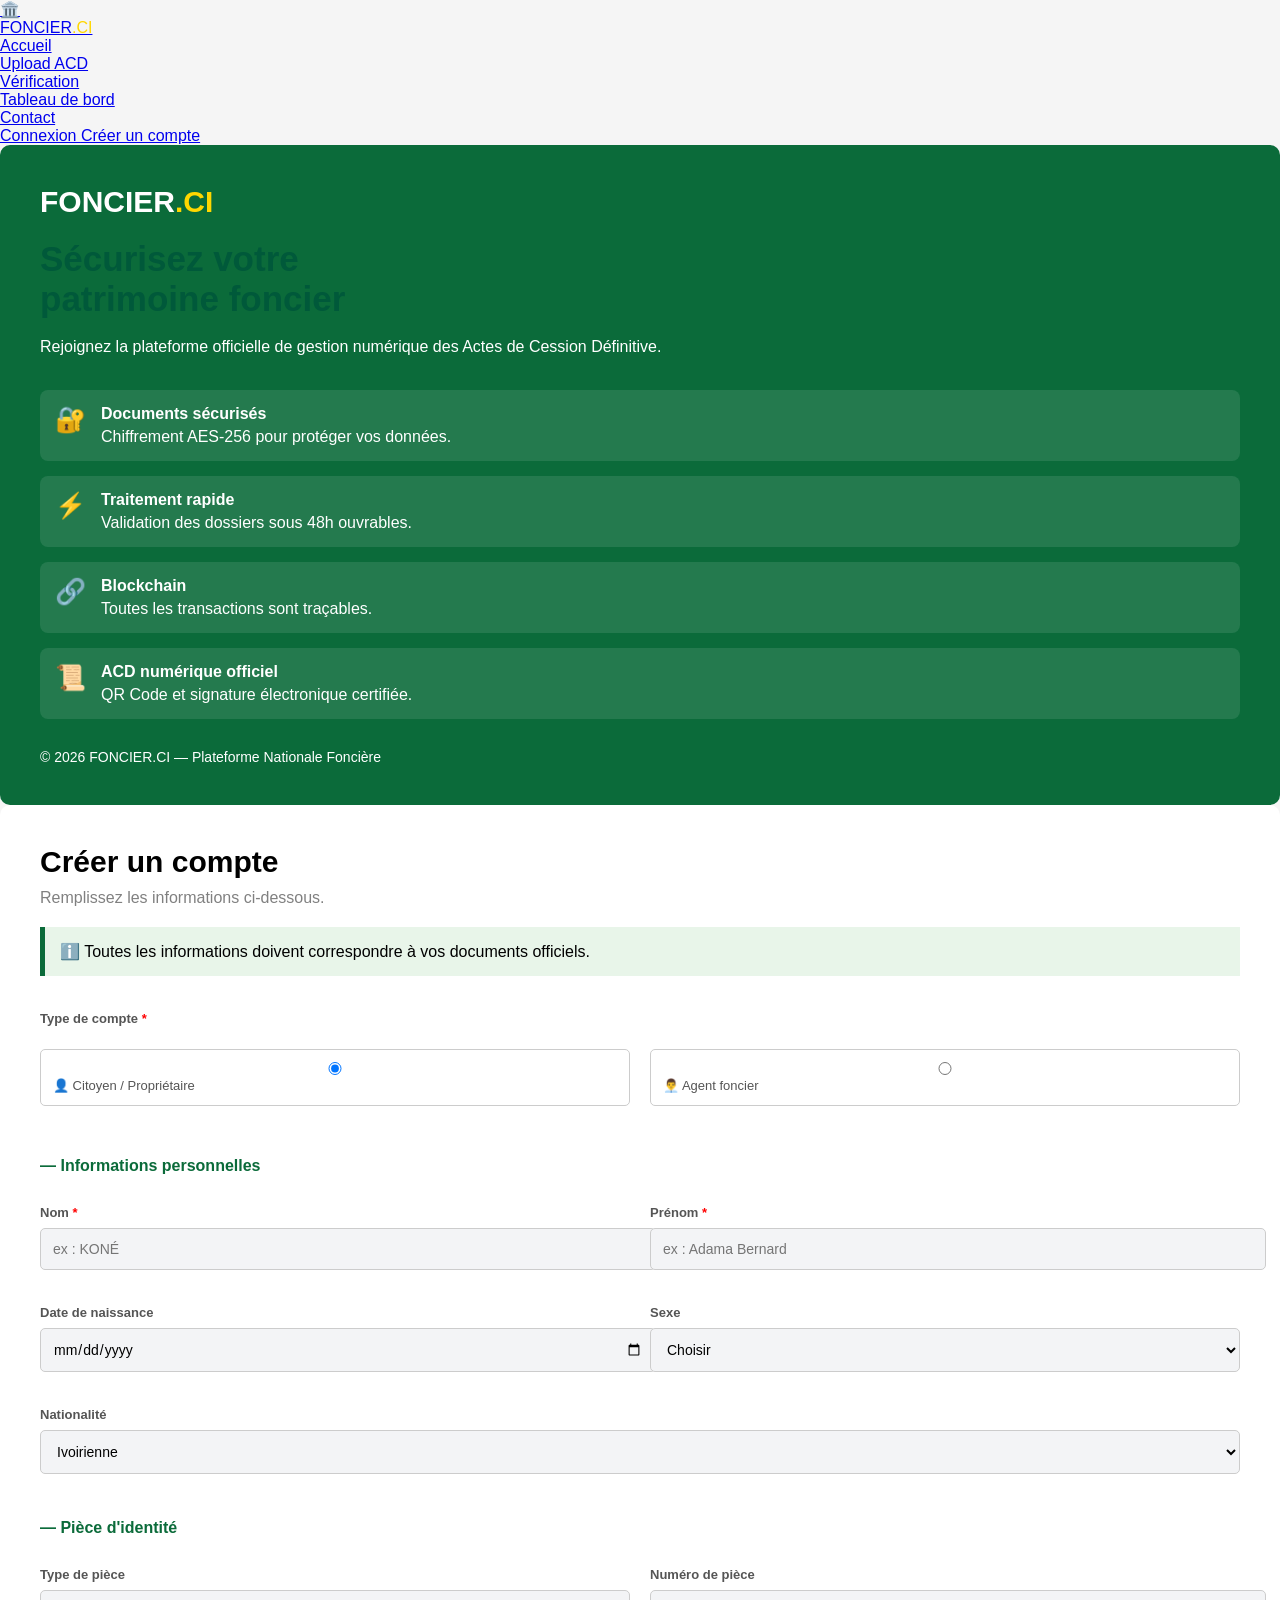
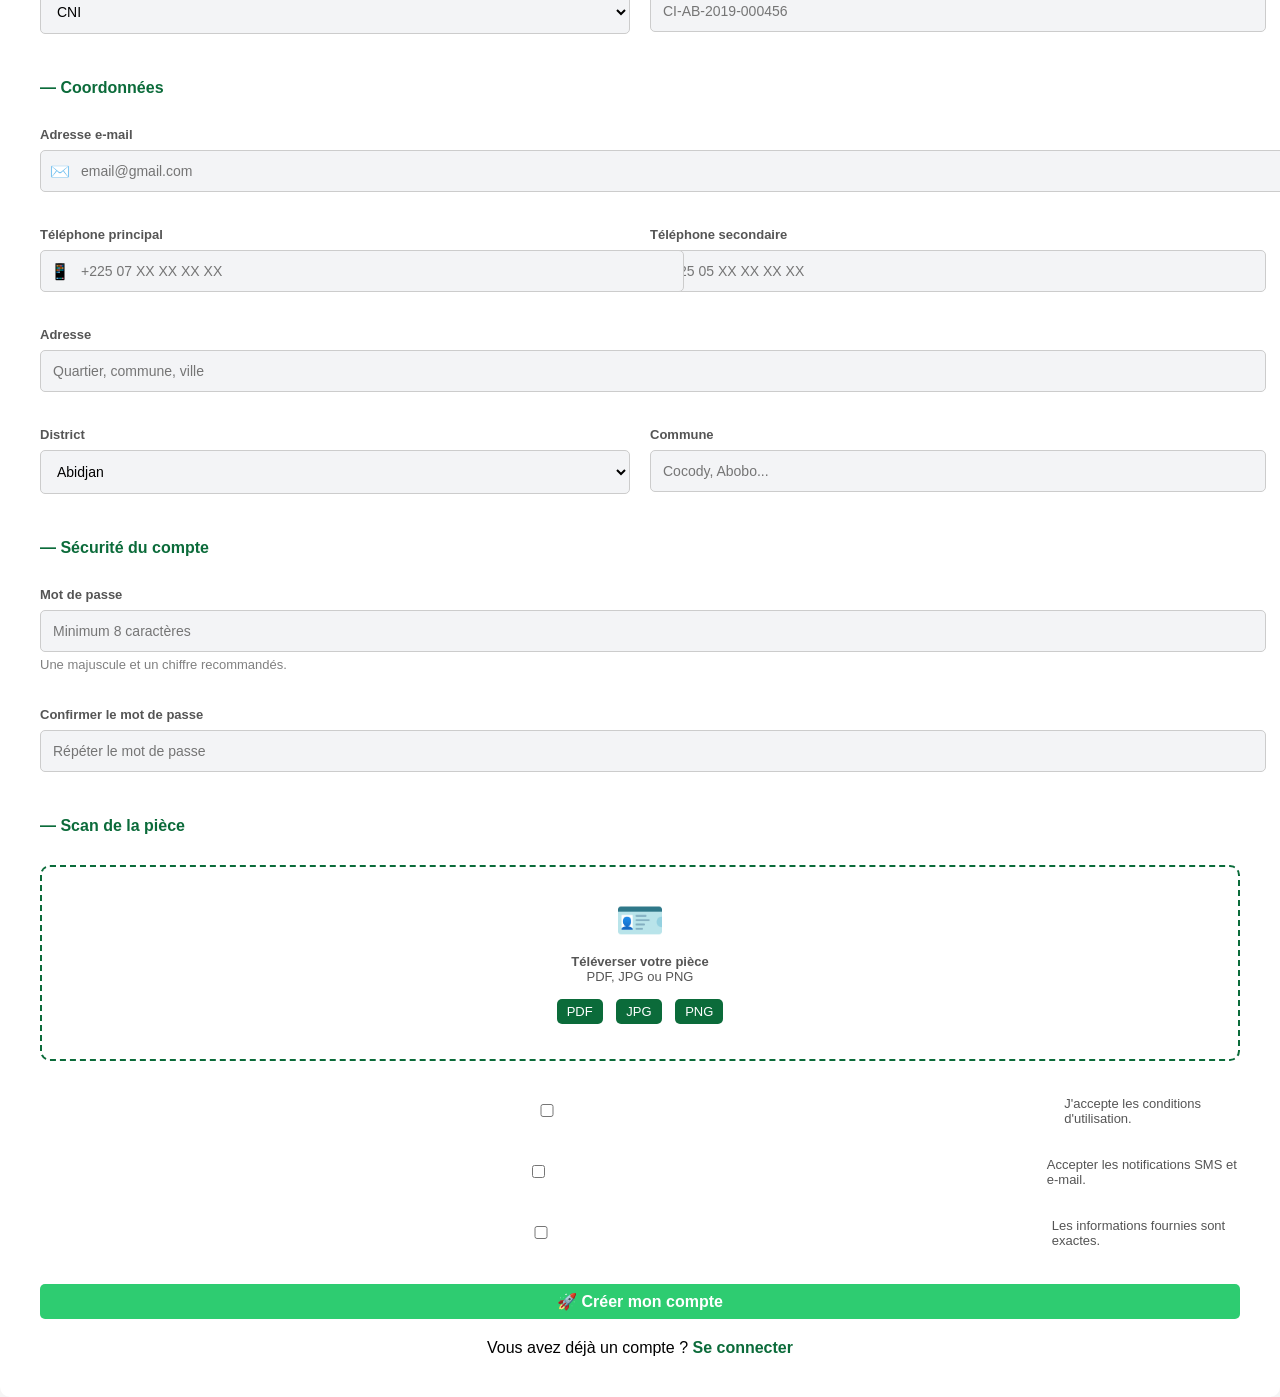
<file: register.html>
<!DOCTYPE html>
<html lang="fr">

<head>
<meta charset="UTF-8">
<meta name="viewport" content="width=device-width, initial-scale=1.0">

<title>FONCIER.CI — Créer un compte</title>

<link rel="stylesheet" href="style.css">

<link href="https://fonts.googleapis.com/css2?family=Playfair+Display:wght@700;900&family=DM+Sans:wght@300;400;500;600&family=JetBrains+Mono:wght@400;600&display=swap" rel="stylesheet">
</head>

<body>

<!-- NAVIGATION -->
<nav class="barre-navigation">

  <div class="conteneur-navigation">

    <a href="index.html" class="logo-navigation">

      <div class="icone-logo">🏛️</div>

      <span class="texte-logo">
        FONCIER<span class="logo-couleur">.CI</span>
      </span>

    </a>

    <ul class="liste-navigation">

      <li><a href="index.html" class="lien-navigation">Accueil</a></li>

      <li><a href="upload.html" class="lien-navigation">Upload ACD</a></li>

      <li><a href="verification.html" class="lien-navigation">Vérification</a></li>

      <li><a href="dashboard.html" class="lien-navigation">Tableau de bord</a></li>

      <li><a href="contact.html" class="lien-navigation">Contact</a></li>

    </ul>

    <div class="actions-navigation">

      <a href="login.html" class="btn-petit-contour">
        Connexion
      </a>

      <a href="register.html" class="btn-petit-plein">
        Créer un compte
      </a>

    </div>

  </div>

</nav>

<!-- PAGE INSCRIPTION -->
<section class="page-inscription">

  <div class="conteneur">

    <div class="grille-inscription">

      <!-- COTE GAUCHE -->
      <div class="bloc-gauche">

        <div class="contenu-gauche">

          <div class="titre-logo-gauche">
            FONCIER<span class="logo-couleur">.CI</span>
          </div>

          <h2>
            Sécurisez votre<br>
            patrimoine foncier
          </h2>

          <p>
            Rejoignez la plateforme officielle
            de gestion numérique des Actes
            de Cession Définitive.
          </p>

          <!-- AVANTAGES -->
          <div class="liste-avantages">

            <div class="carte-avantage">

              <span class="icone-avantage">🔐</span>

              <div class="texte-avantage">

                <span class="titre-avantage">
                  Documents sécurisés
                </span>

                Chiffrement AES-256 pour protéger vos données.

              </div>

            </div>

            <div class="carte-avantage">

              <span class="icone-avantage">⚡</span>

              <div class="texte-avantage">

                <span class="titre-avantage">
                  Traitement rapide
                </span>

                Validation des dossiers sous 48h ouvrables.

              </div>

            </div>

            <div class="carte-avantage">

              <span class="icone-avantage">🔗</span>

              <div class="texte-avantage">

                <span class="titre-avantage">
                  Blockchain
                </span>

                Toutes les transactions sont traçables.

              </div>

            </div>

            <div class="carte-avantage">

              <span class="icone-avantage">📜</span>

              <div class="texte-avantage">

                <span class="titre-avantage">
                  ACD numérique officiel
                </span>

                QR Code et signature électronique certifiée.

              </div>

            </div>

          </div>

        </div>

        <div class="bas-gauche">
          © 2026 FONCIER.CI — Plateforme Nationale Foncière
        </div>

      </div>

      <!-- COTE DROIT -->
      <div class="bloc-droit">

        <h3 class="titre-formulaire">
          Créer un compte
        </h3>

        <p class="texte-formulaire">
          Remplissez les informations ci-dessous.
        </p>

        <!-- MESSAGE -->
        <div class="boite-information">

          ℹ️ Toutes les informations doivent correspondre
          à vos documents officiels.

        </div>

        <!-- FORMULAIRE -->
        <form action="dashboard.html" method="get">

          <!-- TYPE DE COMPTE -->
          <div class="groupe-formulaire">

            <label class="label-formulaire">
              Type de compte <span class="champ-obligatoire">*</span>
            </label>

            <div class="grille-radio">

              <label class="carte-radio">

                <input type="radio" name="type_compte" checked>

                👤 Citoyen / Propriétaire

              </label>

              <label class="carte-radio">

                <input type="radio" name="type_compte">

                👨‍💼 Agent foncier

              </label>

            </div>

          </div>

          <!-- INFOS PERSONNELLES -->
          <div class="titre-section-formulaire">
            — Informations personnelles
          </div>

          <div class="ligne-formulaire">

            <div class="groupe-formulaire">

              <label class="label-formulaire">
                Nom <span class="champ-obligatoire">*</span>
              </label>

              <input type="text" placeholder="ex : KONÉ" required>

            </div>

            <div class="groupe-formulaire">

              <label class="label-formulaire">
                Prénom <span class="champ-obligatoire">*</span>
              </label>

              <input type="text" placeholder="ex : Adama Bernard" required>

            </div>

          </div>

          <div class="ligne-formulaire">

            <div class="groupe-formulaire">

              <label class="label-formulaire">
                Date de naissance
              </label>

              <input type="date" required>

            </div>

            <div class="groupe-formulaire">

              <label class="label-formulaire">
                Sexe
              </label>

              <select required>

                <option value="">Choisir</option>

                <option>Masculin</option>

                <option>Féminin</option>

              </select>

            </div>

          </div>

          <!-- NATIONALITE -->
          <div class="groupe-formulaire">

            <label class="label-formulaire">
              Nationalité
            </label>

            <select required>

              <option>Ivoirienne</option>
              <option>Burkinabé</option>
              <option>Malienne</option>
              <option>Guinéenne</option>

            </select>

          </div>

          <!-- PIECE IDENTITE -->
          <div class="titre-section-formulaire">
            — Pièce d'identité
          </div>

          <div class="ligne-formulaire">

            <div class="groupe-formulaire">

              <label class="label-formulaire">
                Type de pièce
              </label>

              <select required>

                <option>CNI</option>
                <option>Passeport</option>
                <option>Carte de séjour</option>

              </select>

            </div>

            <div class="groupe-formulaire">

              <label class="label-formulaire">
                Numéro de pièce
              </label>

              <input type="text" placeholder="CI-AB-2019-000456">

            </div>

          </div>

          <!-- CONTACT -->
          <div class="titre-section-formulaire">
            — Coordonnées
          </div>

          <div class="groupe-formulaire">

            <label class="label-formulaire">
              Adresse e-mail
            </label>

            <div class="champ-icone">

              <span class="icone-champ">✉️</span>

              <input type="email" placeholder="email@gmail.com">

            </div>

          </div>

          <div class="ligne-formulaire">

            <div class="groupe-formulaire">

              <label class="label-formulaire">
                Téléphone principal
              </label>

              <div class="champ-icone">

                <span class="icone-champ">📱</span>

                <input type="tel" placeholder="+225 07 XX XX XX XX">

              </div>

            </div>

            <div class="groupe-formulaire">

              <label class="label-formulaire">
                Téléphone secondaire
              </label>

              <input type="tel" placeholder="+225 05 XX XX XX XX">

            </div>

          </div>

          <!-- ADRESSE -->
          <div class="groupe-formulaire">

            <label class="label-formulaire">
              Adresse
            </label>

            <input type="text" placeholder="Quartier, commune, ville">

          </div>

          <div class="ligne-formulaire">

            <div class="groupe-formulaire">

              <label class="label-formulaire">
                District
              </label>

              <select>

                <option>Abidjan</option>
                <option>Bouaké</option>
                <option>Yamoussoukro</option>

              </select>

            </div>

            <div class="groupe-formulaire">

              <label class="label-formulaire">
                Commune
              </label>

              <input type="text" placeholder="Cocody, Abobo...">

            </div>

          </div>

          <!-- MOT DE PASSE -->
          <div class="titre-section-formulaire">
            — Sécurité du compte
          </div>

          <div class="groupe-formulaire">

            <label class="label-formulaire">
              Mot de passe
            </label>

            <input type="password" placeholder="Minimum 8 caractères">

            <div class="texte-aide">
              Une majuscule et un chiffre recommandés.
            </div>

          </div>

          <div class="groupe-formulaire">

            <label class="label-formulaire">
              Confirmer le mot de passe
            </label>

            <input type="password" placeholder="Répéter le mot de passe">

          </div>

          <!-- UPLOAD -->
          <div class="titre-section-formulaire">
            — Scan de la pièce
          </div>

          <label class="zone-upload" for="piece-identite">

            <input type="file" id="piece-identite">

            <div class="icone-upload">🪪</div>

            <h4>Téléverser votre pièce</h4>

            <p>PDF, JPG ou PNG</p>

            <div class="formats-fichier">

              <span class="format">PDF</span>
              <span class="format">JPG</span>
              <span class="format">PNG</span>

            </div>

          </label>

          <!-- CONDITIONS -->
          <div class="groupe-formulaire">

            <div class="groupe-checkbox">

              <label class="ligne-checkbox">

                <input type="checkbox" required>

                <span>
                  J'accepte les conditions d'utilisation.
                </span>

              </label>

              <label class="ligne-checkbox">

                <input type="checkbox">

                <span>
                  Accepter les notifications SMS et e-mail.
                </span>

              </label>

              <label class="ligne-checkbox">

                <input type="checkbox" required>

                <span>
                  Les informations fournies sont exactes.
                </span>

              </label>

            </div>

          </div>

          <!-- BOUTON -->
          <button type="submit" class="btn-inscription">

            🚀 Créer mon compte

          </button>

        </form>

        <!-- LIEN -->
        <div class="lien-connexion">

          Vous avez déjà un compte ?

          <a href="login.html">
            Se connecter
          </a>

        </div>

      </div>

    </div>

  </div>

</section>

</body>
</html>
</file>
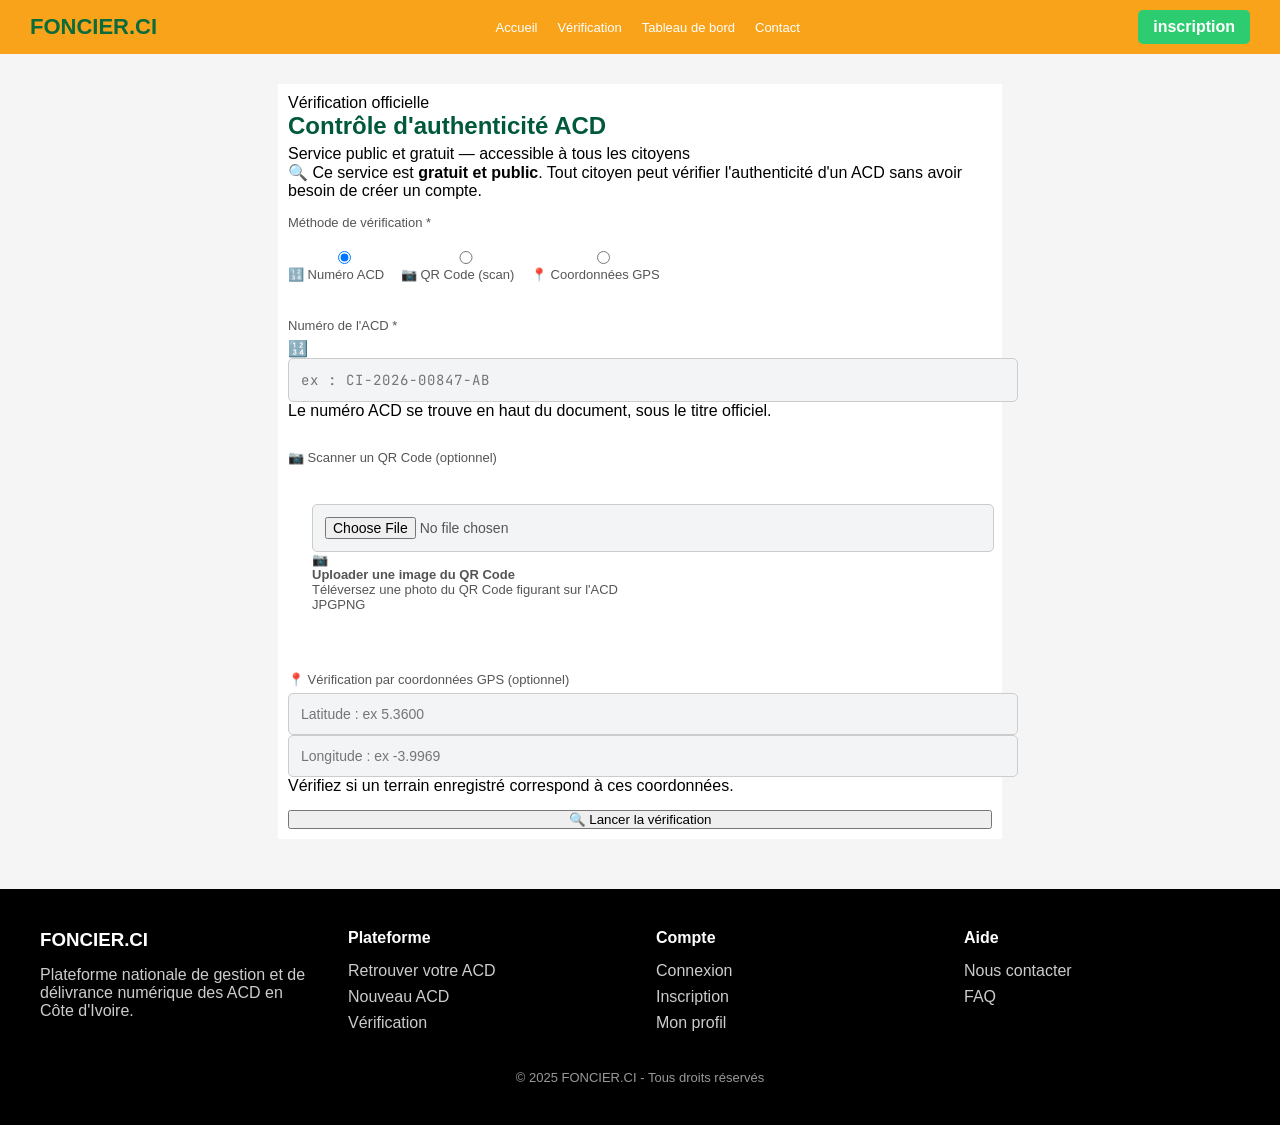
<file: Verification .html>
<!DOCTYPE html>
<html lang="fr">

<head>
  <meta charset="UTF-8">
  <meta name="viewport" content="width=device-width, initial-scale=1.0">
  <title>FONCIER.CI — Vérification ACD</title>
  <link rel="stylesheet" href="style.css">
  <link
    href="https://fonts.googleapis.com/css2?family=Playfair+Display:wght@700;900&family=DM+Sans:wght@300;400;500;600&family=JetBrains+Mono:wght@400;600&display=swap"
    rel="stylesheet">
</head>

<body>

  <header>
    <nav class="navbar">
      <div class="logo">FONCIER.CI</div>

      <ul class="menu">

        <li><a href="index.html" class="lien-menu actif">Accueil</a></li>
        <li><a href="Verification .html" class="lien-menu">Vérification</a></li>
        <li><a href="Dashboard.html" class="lien-menu">Tableau de bord</a></li>
        <li><a href="contact.html" class="lien-menu">Contact</a></li>

      </ul>

      <a href="#" class="btn-inscription">inscription</a>
    </nav>
  </header>


  <section class="form-section" style="padding-top:10px;padding-bottom:10px;">

    <div class="container-verif">

      <div class="form-wrapper">
        <div class="form-header">
          <div class="fh-label">Vérification officielle</div>
          <h2>Contrôle d'authenticité ACD</h2>
          <p>Service public et gratuit — accessible à tous les citoyens</p>
        </div>

        <div class="form-body">

          <div class="alert alert-info">
            🔍 Ce service est <strong>gratuit et public</strong>. Tout citoyen peut vérifier l'authenticité d'un ACD
            sans avoir besoin de créer un compte.
          </div>

          <form>

            <div class="form-group">
              <label class="form-label">Méthode de vérification <span class="required">*</span></label>
              <div class="radio-grid" style="display: flex;">
                <label class="radio-card">
                  <input type="radio" name="verif_mode" value="numero" checked> 🔢 Numéro ACD
                </label>
                <label class="radio-card">
                  <input type="radio" name="verif_mode" value="qr"> 📷 QR Code (scan)
                </label>
                <label class="radio-card">
                  <input type="radio" name="verif_mode" value="gps"> 📍 Coordonnées GPS
                </label>
              </div>
            </div>

            <div class="form-group">
              <label class="form-label">Numéro de l'ACD <span class="required">*</span></label>
              <div class="input-icon-wrap">
                <span class="iicon">🔢</span>
                <input type="text" id="num-acd" placeholder="ex : CI-2026-00847-AB"
                  style="font-family:'JetBrains Mono',monospace;letter-spacing:1px;">
              </div>
              <div class="form-hint">Le numéro ACD se trouve en haut du document, sous le titre officiel.</div>
            </div>


            <div class="form-group">
              <label class="form-label">📷 Scanner un QR Code (optionnel)</label>
              <label class="upload-zone" for="qr-file" style="padding:24px;">
                <input type="file" id="qr-file" accept="image/*">
                <div class="uz-icon">📷</div>
                <h4>Uploader une image du QR Code</h4>
                <p>Téléversez une photo du QR Code figurant sur l'ACD</p>
                <div class="format-badges">
                  <span class="fmt">JPG</span><span class="fmt">PNG</span>
                </div>
              </label>
            </div>

            <div class="form-group">
              <label class="form-label">📍 Vérification par coordonnées GPS (optionnel)</label>
              <div class="form-row" style="margin-bottom:0;">
                <div class="form-group" style="margin-bottom:0;">
                  <input type="text" placeholder="Latitude : ex 5.3600">
                </div>
                <div class="form-group" style="margin-bottom:0;">
                  <input type="text" placeholder="Longitude : ex -3.9969">
                </div>
              </div>
              <div class="form-hint">Vérifiez si un terrain enregistré correspond à ces coordonnées.</div>
            </div>

            <button type="button" id="btn-verif" class="btn btn-submit">
              🔍 Lancer la vérification
            </button>
          </form>
        </div>
      </div>
  </section>
  <footer>

    <div class="footer-content">

      <div class="footer-col">
        <h3>FONCIER.CI</h3>
        <p>
          Plateforme nationale de gestion et de délivrance
          numérique des ACD en Côte d'Ivoire.
        </p>
      </div>

      <div class="footer-col">
        <h4>Plateforme</h4>
        <a href="#">Retrouver votre ACD</a>
        <a href="#">Nouveau ACD</a>
        <a href="#">Vérification</a>
      </div>

      <div class="footer-col">
        <h4>Compte</h4>
        <a href="#">Connexion</a>
        <a href="#">Inscription</a>
        <a href="#">Mon profil</a>
      </div>

      <div class="footer-col">
        <h4>Aide</h4>
        <a href="#">Nous contacter</a>
        <a href="#">FAQ</a>
      </div>

    </div>

    <p class="copyright">
      © 2025 FONCIER.CI - Tous droits réservés
    </p>

  </footer>

</body>

</html>
</file>
<file: style.css>
* {
  margin: 0;
  padding: 0;
  font-family: Arial, sans-serif;
}

body {
  background: #f5f5f5;
}


.btn-inscription {
  background: white;
  color: #0a6e3f;
  padding: 10px 18px;
  border-radius: 5px;
  text-decoration: none;
  font-weight: bold;
}
.btn-connexion{
    background: #e6eae8;
    color: #0a6e3f;
    padding: 10px 18px;
    border-radius: 5px;
    text-decoration: none;
    font-weight: bold;
}


.section-hero {
  background: #0f172a;
  color: white;
  padding: 80px 50px;
}

.contenu-hero {
  display: flex;
  justify-content: space-between;
  align-items: center;
  gap: 40px;
}

.titre-hero {
  font-size: 50px;
  margin-bottom: 20px;
}

.texte-or {
  color: gold;
}

.texte-vert {
  color: #00d084;
}

.description-hero {
  margin-bottom: 30px;
  max-width: 600px;
}

.boutons-hero {
  display: flex;
  gap: 15px;
}

.btn-grand-principal,
.btn-grand-secondaire {
  padding: 12px 20px;
  text-decoration: none;
  border-radius: 5px;
  font-weight: bold;
}

.btn-grand-principal {
  background: #00d084;
  color: white;
}

.btn-grand-secondaire {
  background: white;
  color: #0f172a;
}
.section-claire,
.section-sombre,
.section-appel {
  padding: 70px 50px;
}

.section-claire {
  background: white;
}

.section-sombre {
  background: #111827;
  color: white;
}

.section-appel {
  background: #0a6e3f;
  color: white;
  text-align: center;
}

.entete-section,
.entete-section-claire {
  text-align: center;
  margin-bottom: 50px;
}

.grand-titre-section {
  font-size: 40px;
  margin: 15px 0;
}

.sous-titre-section {
  color: gray;
}

.grille-etapes {
  display: flex;
  gap: 20px;
  justify-content: center;
}

.carte-etape {
  background: #f9f9f9;
  padding: 25px;
  border-radius: 10px;
  width: 300px;
  text-align: center;
}

.numero-etape {
  color: #0a6e3f;
  font-weight: bold;
  margin-bottom: 10px;
}

.icone-etape {
  font-size: 40px;
  margin-bottom: 15px;
}

.lien-etape {
  display: inline-block;
  margin-top: 15px;
  color: #0a6e3f;
  text-decoration: none;
  font-weight: bold;
}

.grille-fonctionnalites {
  display: flex;
  gap: 20px;
  justify-content: center;
}

.carte-fonction {
  padding: 25px;
  border-radius: 10px;
  width: 300px;
}

.verte {
  background: #14532d;
}

.jaune {
  background: #92400e;
}

.bleue {
  background: #1e3a8a;
}

.icone-fonction {
  font-size: 40px;
  margin-bottom: 15px;
}

.boutons-appel {
  margin-top: 25px;
  display: flex;
  justify-content: center;
  gap: 15px;
}

.btn-blanc,
.btn-contour-blanc {
  padding: 12px 20px;
  border-radius: 5px;
  text-decoration: none;
  font-weight: bold;
}

.btn-blanc {
  background: white;
  color: #0a6e3f;
}

.btn-contour-blanc {
  border: 2px solid white;
  color: white;
}

/* NAVBAR */

.navbar {
  background: #f8a31a;
  display: flex;
  justify-content: space-between;
  align-items: center;
  padding: 10px 30px;
}

.logo {
  color: #0b6b3a;
  font-weight: bold;
  font-size: 22px;
}

.menu {
  display: flex;
  gap: 20px;
  list-style: none;
}

.menu a {
  text-decoration: none;
  color: white;
  font-size: 13px;
}

.btn-inscription {
  background: #2ecc71;
  color: white;
  text-decoration: none;
  padding: 8px 15px;
  border-radius: 5px;
}


.container {
  width: 90%;
  margin: 20px auto;
  display: flex;
  background: white;
}

.container-verif{
    width: 55%;
    margin: 20px auto;
    padding: 10px   ;
    display: flex;
    background: white;
}
/* LEFT */

.left-panel {
  width: 55%;
  background: #026a3f;
  color: white;
  padding: 60px;
}

.left-panel h3 {
  margin-bottom: 20px;
}

.left-panel h1 {
  font-size: 48px;
  line-height: 1.1;
  margin-bottom: 25px;
}

.left-panel p {
  max-width: 500px;
  margin-bottom: 30px;
}

.feature {
  margin-bottom: 20px;
  font-size: 16px;
}

/* RIGHT */

.right-panel {
  width: 45%;
  padding: 60px;
}

.right-panel h2 {
  font-size: 32px;
  margin-bottom: 10px;
}

.subtitle {
  color: #777;
  margin-bottom: 30px;
}

form {
  display: flex;
  flex-direction: column;
}

label {
  margin-bottom: 8px;
  margin-top: 15px;
  font-size: 14px;
}

input {
  padding: 12px;
  border: 1px solid #ddd;
  border-radius: 5px;
}

.btn-login {
  margin-top: 25px;
  padding: 14px;
  border: none;
  border-radius: 5px;
  background: #026a3f;
  color: white;
  cursor: pointer;
  font-size: 15px;
}

.divider {
  text-align: center;
  margin: 30px 0;
  color: #888;
  font-size: 12px;
}

.social-buttons {
  display: flex;
  gap: 10px;
}

.social-buttons button {
  flex: 1;
  padding: 12px;
  border: 1px solid #026a3f;
  background: white;
  color: #026a3f;
  border-radius: 5px;
  cursor: pointer;
}

/* FOOTER */

footer {
  background: #000;
  color: white;
  margin-top: 20px;
  padding: 40px;
}

.footer-content {
  display: flex;
  justify-content: space-between;
  flex-wrap: wrap;
}

.footer-col {
  width: 23%;
}

.footer-col h4,
.footer-col h3 {
  margin-bottom: 15px;
}

.footer-col a {
  display: block;
  color: #ccc;
  text-decoration: none;
  margin-bottom: 8px;
}

.footer-col p {
  color: #ccc;
}

.copyright {
  text-align: center;
  margin-top: 30px;
  color: #999;
  font-size: 13px;
}

/* dashboard */
.dashboard {
  display: flex;
  min-height: 100vh;
}


.sidebar {
  width: 260px;
  background: #f8f8f8;
  border-right: 1px solid #ddd;
  padding: 25px;
}

.logo h2 {
  color: #00593a;
  font-size: 22px;
}

.logo small {
  color: #666;
}

.sidebar ul {
  list-style: none;
  margin-top: 40px;
}

.sidebar li {
  margin-bottom: 10px;
}

.sidebar a {
  display: block;
  text-decoration: none;
  color: #444;
  padding: 12px;
  border-radius: 4px;
}

.sidebar .active a {
  background: #00593a;
  color: white;
}

/* Content */

.content {
  flex: 1;
  padding: 30px 50px;
}

.topbar {
  display: flex;
  justify-content: space-between;
  margin-bottom: 30px;
}

.user {
  display: flex;
  align-items: center;
  gap: 12px;
}

.user img {
  width: 40px;
  height: 40px;
  border-radius: 50%;
}

h2 {
  color: #00593a;
  margin-bottom: 5px;
}

.subtitle {
  color: #777;
  margin-bottom: 30px;
}

/* Steps */

.steps {
  display: flex;
  align-items: center;
  margin-bottom: 30px;
}

.step {
  text-align: center;
}

.step span {
  width: 35px;
  height: 35px;
  display: flex;
  align-items: center;
  justify-content: center;
  border: 2px solid #ccc;
  border-radius: 50%;
  margin: auto;
  background: white;
}

.step.active span {
  background: #00593a;
  border-color: #00593a;
  color: white;
}

.line {
  width: 120px;
  height: 2px;
  background: #ddd;
}

/* Cards */

.card {
  background: white;
  border: 1px solid #ddd;
  border-radius: 8px;
  padding: 20px;
  margin-bottom: 20px;
}

.card h3 {
  color: #00593a;
  margin-bottom: 20px;
}

.grid {
  display: grid;
  grid-template-columns: 1fr 1fr;
  gap: 15px;
  margin-bottom: 15px;
}

label {
  display: block;
  margin-bottom: 6px;
  font-size: 14px;
}

input,
select {
  width: 100%;
  padding: 10px;
  border: 1px solid #ccc;
  border-radius: 4px;
}


.map {
  width: 100%;
  height: 200px;
  object-fit: cover;
  border-radius: 5px;
  margin-bottom: 15px;
}


.actions {
  display: flex;
  justify-content: flex-end;
  gap: 15px;
}

.btn-light {
  padding: 12px 25px;
  border: 1px solid #00593a;
  background: white;
  color: #00593a;
  border-radius: 5px;
  cursor: pointer;
}

.btn-primary {
  padding: 12px 25px;
  border: none;
  background: #00593a;
  color: white;
  border-radius: 5px;
  cursor: pointer;
}
/* Contact */

.contenaire-contactcr {
  max-width: 900px;
  margin: auto;
  display: flex;
  flex-direction: column;
  padding: 40px 20px;
}
.header h1 {
  color: #006b43;
  font-size: 42px;
  margin-bottom: 10px;
  text-align: center;
}

.header p {
  color: #666;
  font-size: 14px;
  max-width: 650px;
  margin: 10px auto 30px;
  text-align: center;
}


.info-grid {
  display: grid;
  grid-template-columns: repeat(2, 1fr);
  gap: 10px;
  margin-bottom: 20px;
}

.info-card {
  background: #f8f8f8;
  border: 1px solid #d8d8d8;
  border-radius: 4px;
  padding: 15px;
}

.info-title {
  color: #006b43;
  font-size: 13px;
  font-weight: 600;
  margin-bottom: 8px;
}

.info-title i {
  margin-right: 6px;
}

.info-card p {
  font-size: 13px;
  color: #555;
  line-height: 1.6;
}


.contact-form {
  background: #fff;
  border: 1px solid #d8d8d8;
  border-radius: 8px;
  padding: 20px;
}

.row {
  display: flex;
  gap: 15px;
}

.form-group {
  flex: 1;
  margin-bottom: 15px;
}

label {
  display: block;
  font-size: 13px;
  color: #555;
  margin-bottom: 6px;
}

input,
select,
textarea {
  width: 100%;
  border: none;
  background: #f3f4f6;
  padding: 12px;
  border-radius: 4px;
  outline: none;
  font-size: 14px;
}

textarea {
  resize: none;
}


.actions {
  display: flex;
  justify-content: space-between;
  gap: 10px;
  margin-top: 10px;
}

.btn-send {
  flex: 1;
  background: #006b43;
  color: white;
  border: none;
  padding: 12px;
  border-radius: 4px;
  cursor: pointer;
  font-weight: 500;
}

.btn-cancel {
  width: 100px;
  background: white;
  color: #006b43;
  border: 1px solid #006b43;
  border-radius: 4px;
  cursor: pointer;
  font-weight: 500;
}
/* inscription */
.bloc-gauche{
    background: #0b6b3a;
    color: white;
    padding: 40px;
    border-radius: 10px;
}

.titre-logo-gauche{
    font-size: 30px;
    font-weight: bold;
    margin-bottom: 20px;
}

.logo-couleur{
    color: #ffd700;
}

.bloc-gauche h2{
    margin-bottom: 15px;
    font-size: 35px;
}

.bloc-gauche p{
    margin-bottom: 30px;
    line-height: 1.6;
}

.liste-avantages{
    display: flex;
    flex-direction: column;
    gap: 15px;
}

.carte-avantage{
    background: rgba(255,255,255,0.1);
    padding: 15px;
    border-radius: 8px;
    display: flex;
    gap: 15px;
}

.icone-avantage{
    font-size: 25px;
}

.titre-avantage{
    display: block;
    font-weight: bold;
    margin-bottom: 5px;
}

.bas-gauche{
    margin-top: 30px;
    font-size: 14px;
}


.bloc-droit{
    background: white;
    padding: 40px;
    border-radius: 10px;
}

.titre-formulaire{
    font-size: 30px;
    margin-bottom: 10px;
}

.texte-formulaire{
    margin-bottom: 20px;
    color: gray;
}

.boite-information{
    background: #e8f5e9;
    padding: 15px;
    border-left: 5px solid #0b6b3a;
    margin-bottom: 20px;
}


.titre-section-formulaire{
    margin: 25px 0 15px;
    font-weight: bold;
    color: #0b6b3a;
}

.groupe-formulaire{
    margin-bottom: 20px;
}

.label-formulaire{
    display: block;
    margin-bottom: 8px;
    font-weight: bold;
}

.champ-obligatoire{
    color: red;
}

input,
select{
    width: 100%;
    padding: 12px;
    border: 1px solid #ccc;
    border-radius: 5px;
}

input:focus,
select:focus{
    outline: none;
    border-color: #0b6b3a;
}

.ligne-formulaire{
    display: flex;
    gap: 20px;
}

.ligne-formulaire .groupe-formulaire{
    flex: 1;
}


.grille-radio{
    display: flex;
    gap: 20px;
}

.carte-radio{
    border: 1px solid #ccc;
    padding: 12px;
    border-radius: 5px;
    width: 100%;
    cursor: pointer;
}


.champ-icone{
    position: relative;
}

.icone-champ{
    position: absolute;
    top: 12px;
    left: 10px;
}

.champ-icone input{
    padding-left: 40px;
}


.texte-aide{
    font-size: 13px;
    color: gray;
    margin-top: 5px;
}


.zone-upload{
    border: 2px dashed #0b6b3a;
    padding: 30px;
    text-align: center;
    border-radius: 10px;
    display: block;
    cursor: pointer;
    margin-bottom: 20px;
}

.zone-upload input{
    display: none;
}

.icone-upload{
    font-size: 40px;
    margin-bottom: 10px;
}

.formats-fichier{
    margin-top: 10px;
}

.format{
    background: #0b6b3a;
    color: white;
    padding: 5px 10px;
    border-radius: 5px;
    margin: 5px;
    display: inline-block;
}


.groupe-checkbox{
    display: flex;
    flex-direction: column;
    gap: 10px;
}

.ligne-checkbox{
    display: flex;
    align-items: center;
    gap: 10px;
}


button.btn-inscription{
    width: 100%;
    border: none;
    cursor: pointer;
    font-size: 16px;
    margin-top: 10px;
}

button.btn-inscription:hover{
    background: #e6c200;
}


.lien-connexion{
    margin-top: 20px;
    text-align: center;
}

.lien-connexion a{
    color: #0b6b3a;
    text-decoration: none;
    font-weight: bold;
}
/* RESPONSIVE */

@media (max-width: 768px) {
  .container {
    flex-direction: column;
  }

  .left-panel,
  .right-panel {
    width: 100%;
  }

  .menu {
    display: none;
  }

  .footer-col {
    width: 100%;
    margin-bottom: 20px;
  }
  .dashboard {
    flex-direction: column;
  }

  .sidebar {
    width: 100%;
  }

  .grid {
    grid-template-columns: 1fr;
  }

  .actions {
    flex-direction: column;
  }

  .line {
    width: 50px;
  }
  .info-grid {
    grid-template-columns: 1fr;
  }

  .row {
    flex-direction: column;
    gap: 0;
  }

  .actions {
    flex-direction: column;
  }

  .btn-cancel {
    width: 100%;
  }
}
</file>
